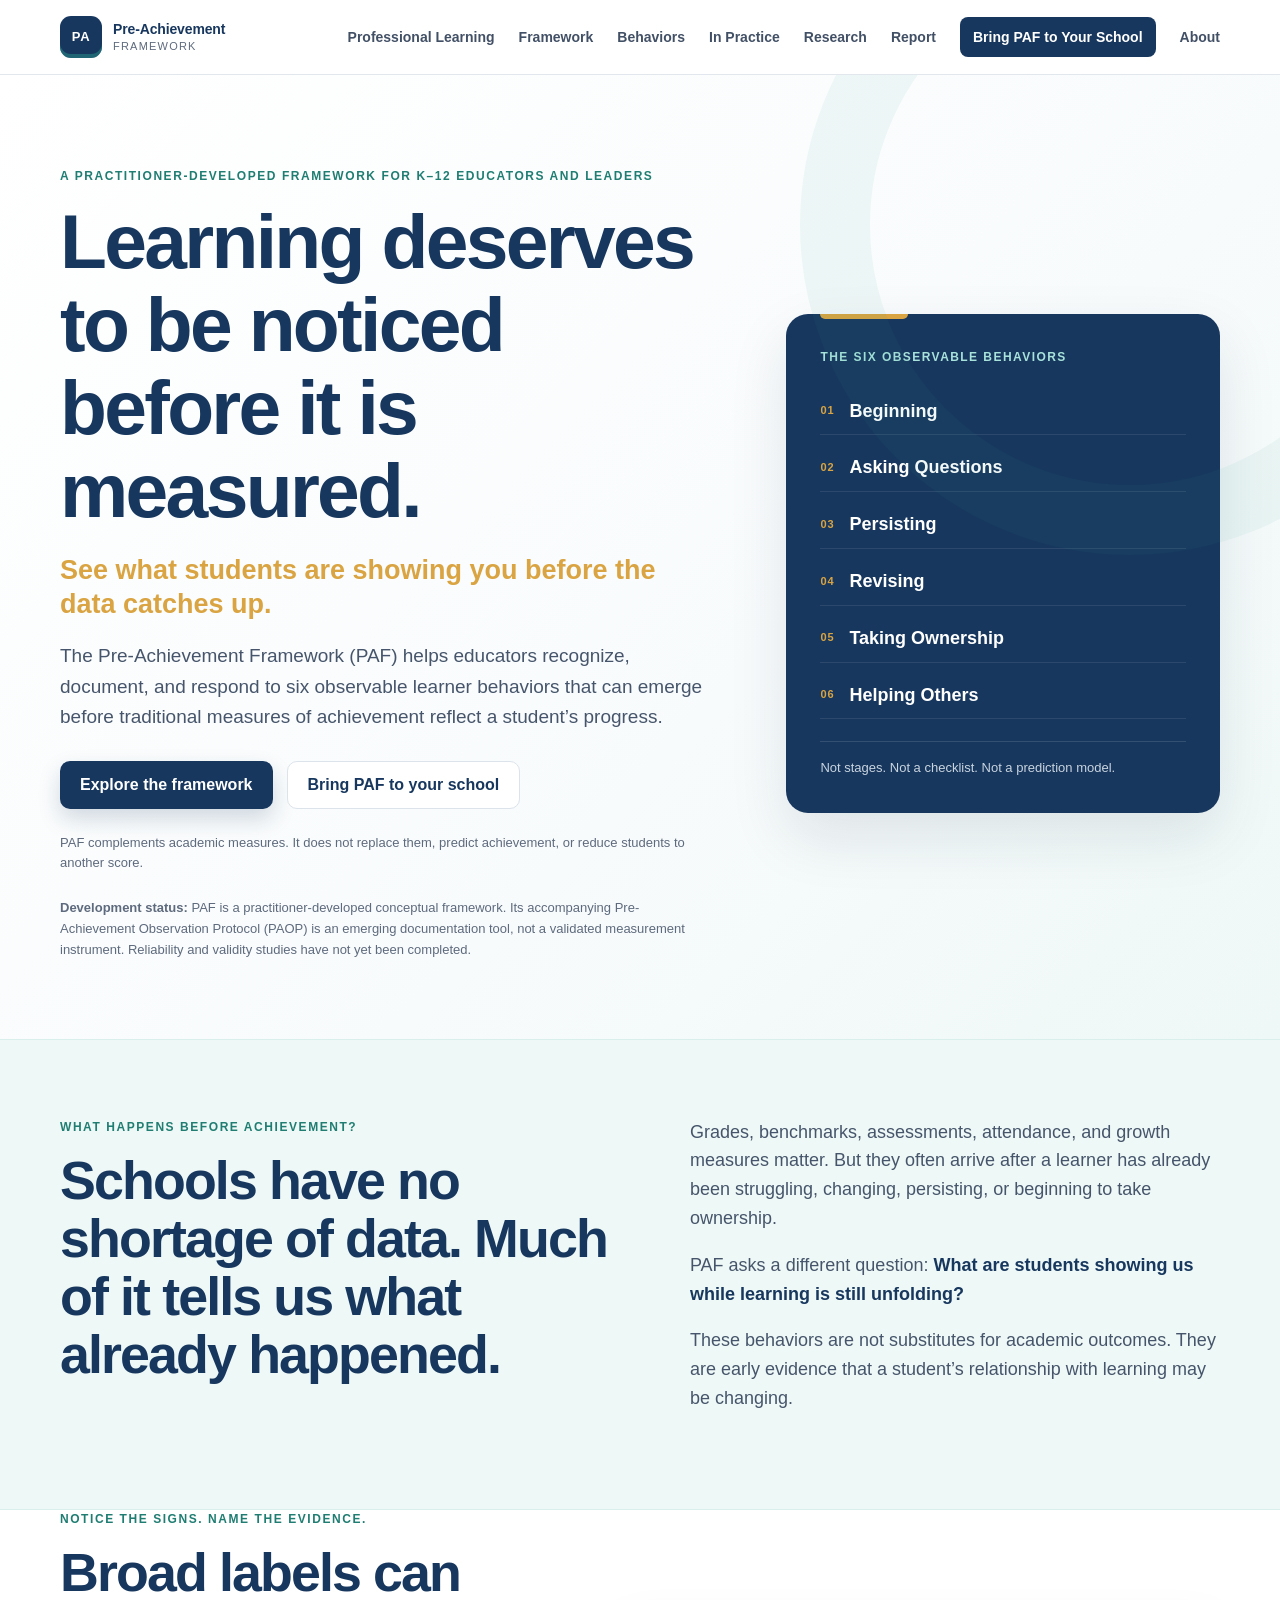
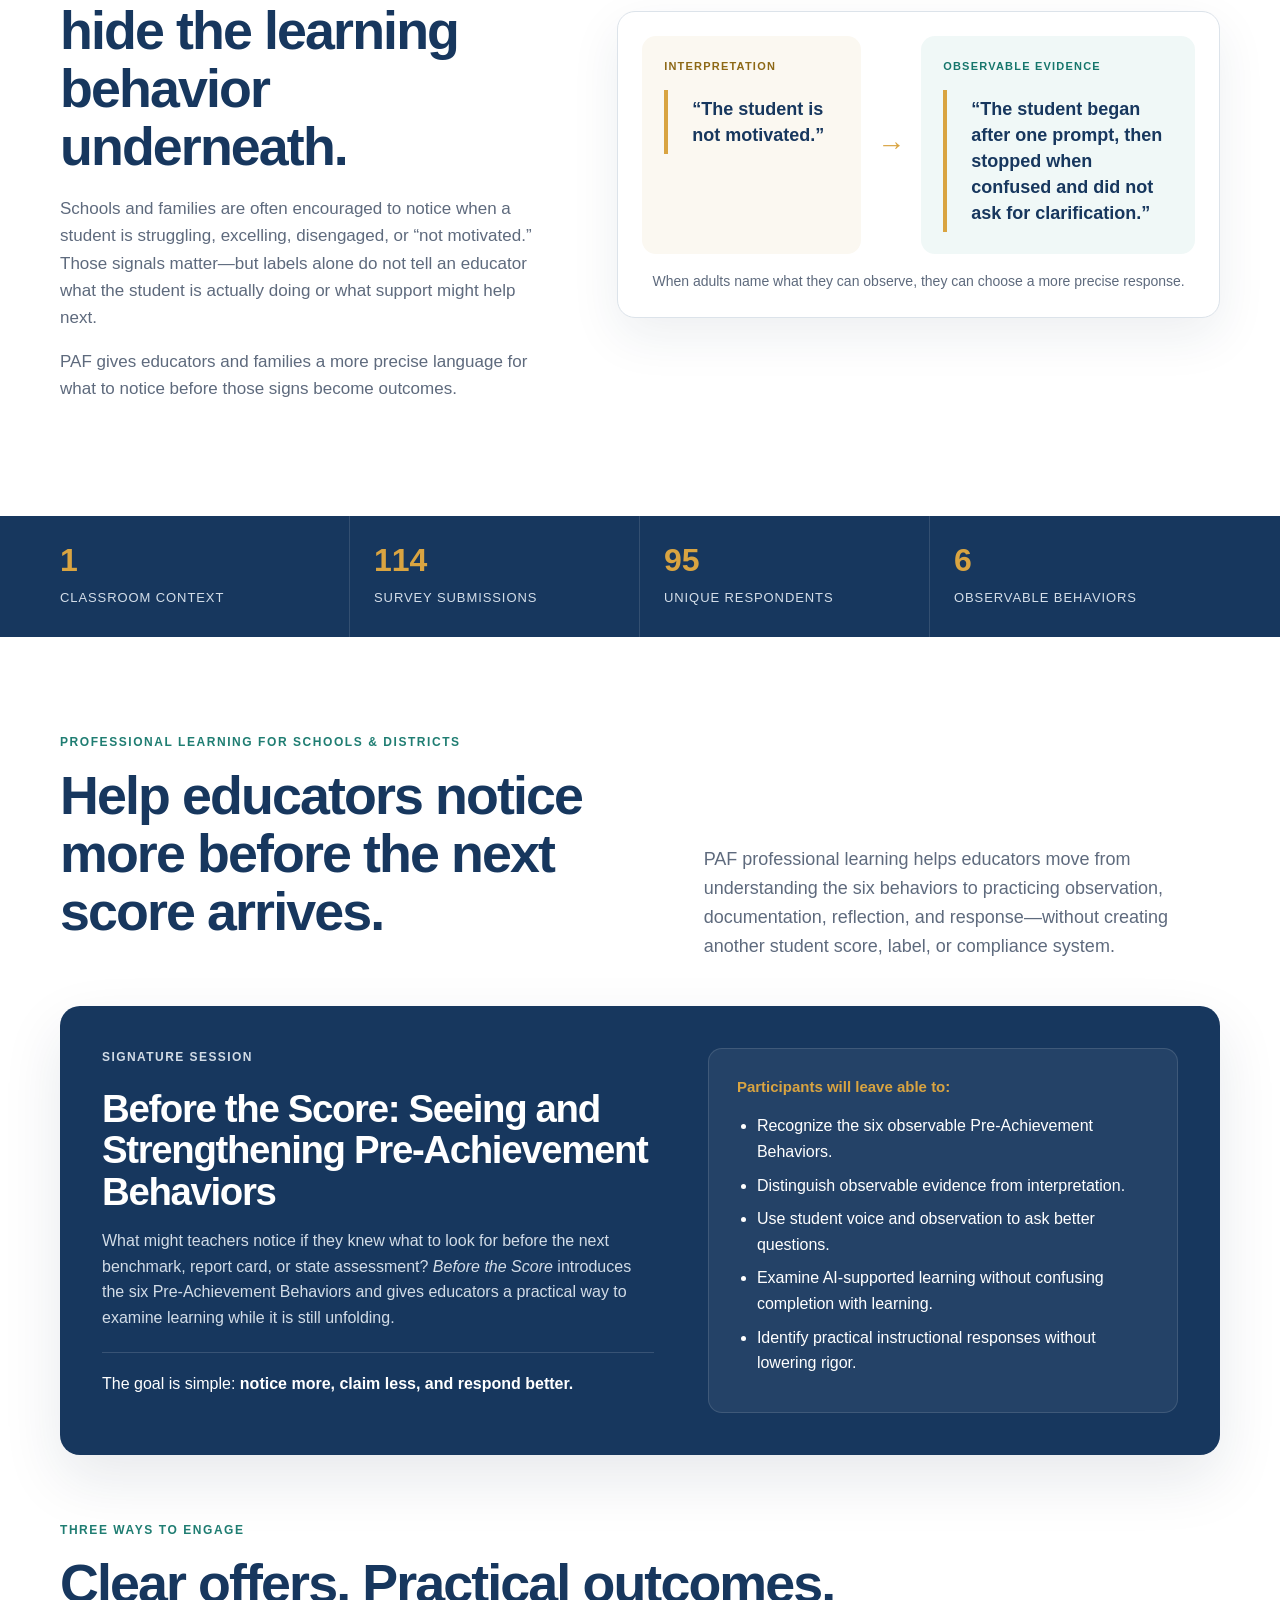
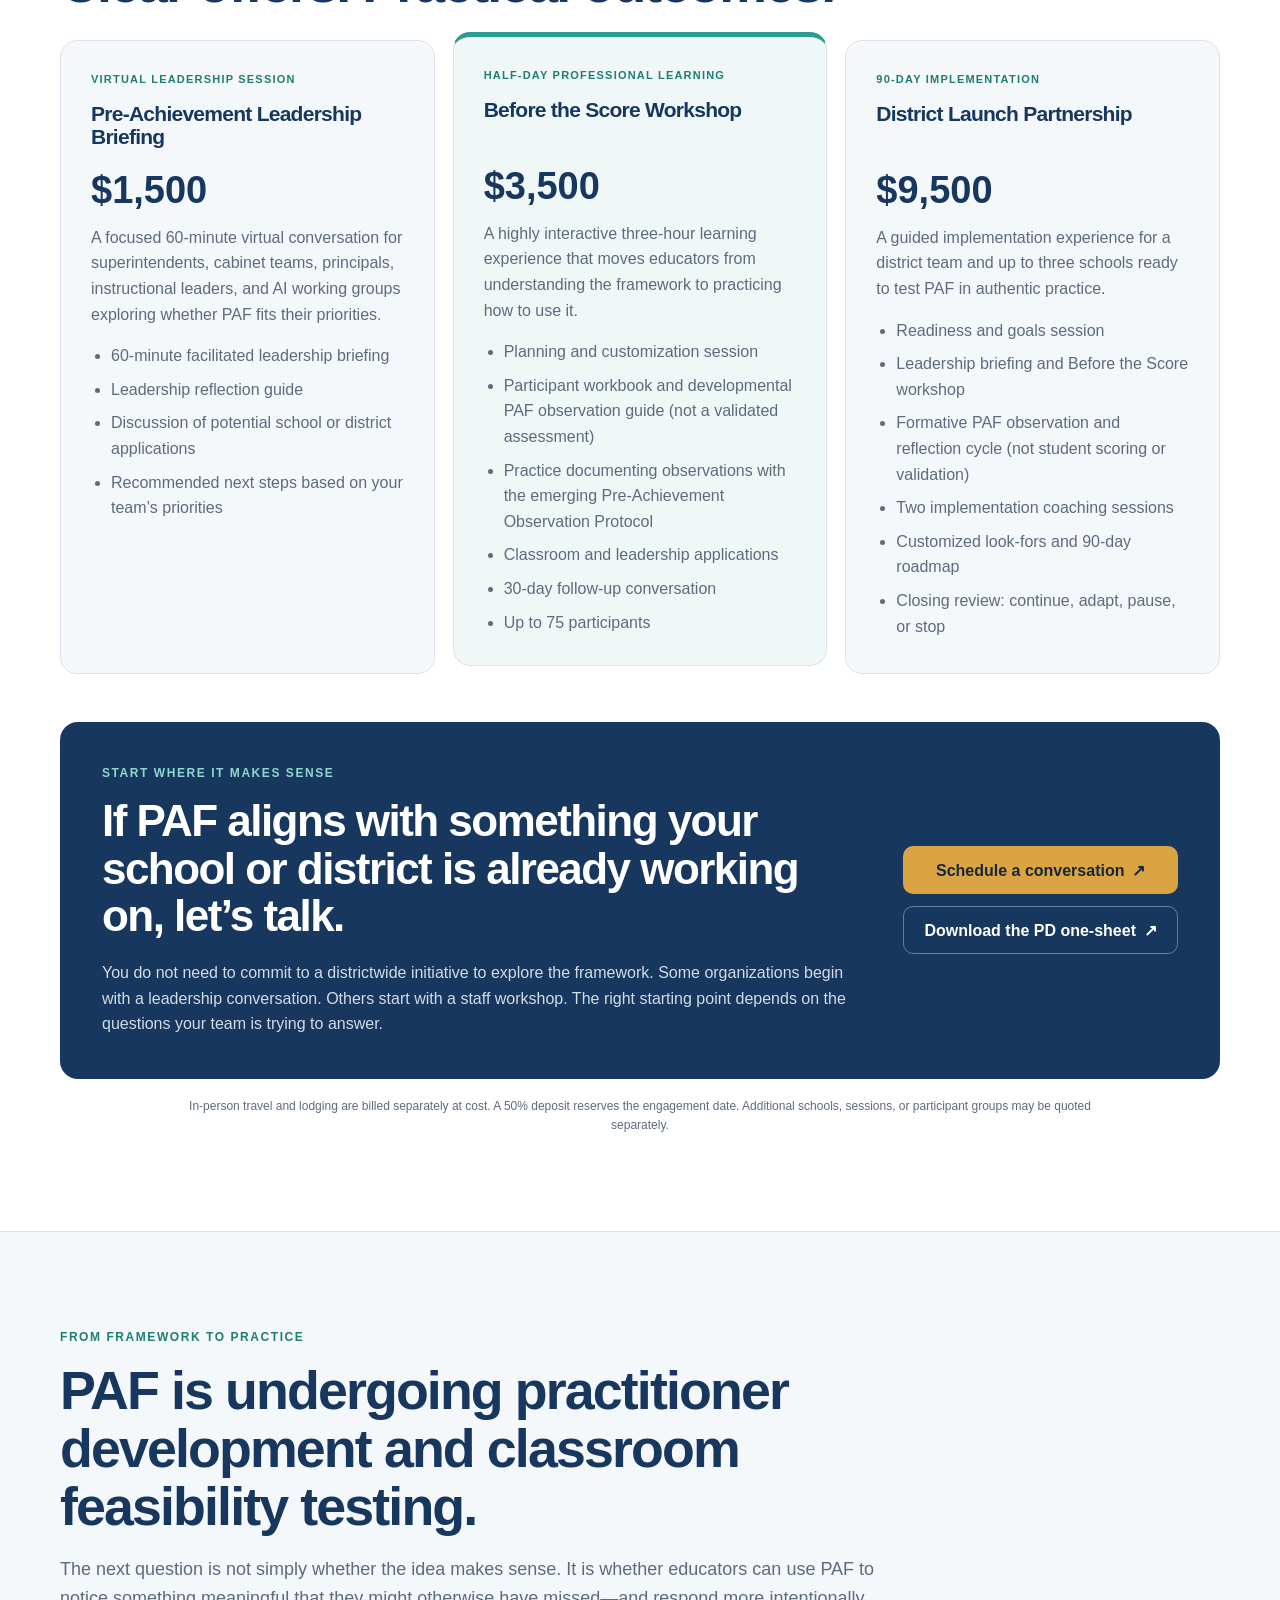
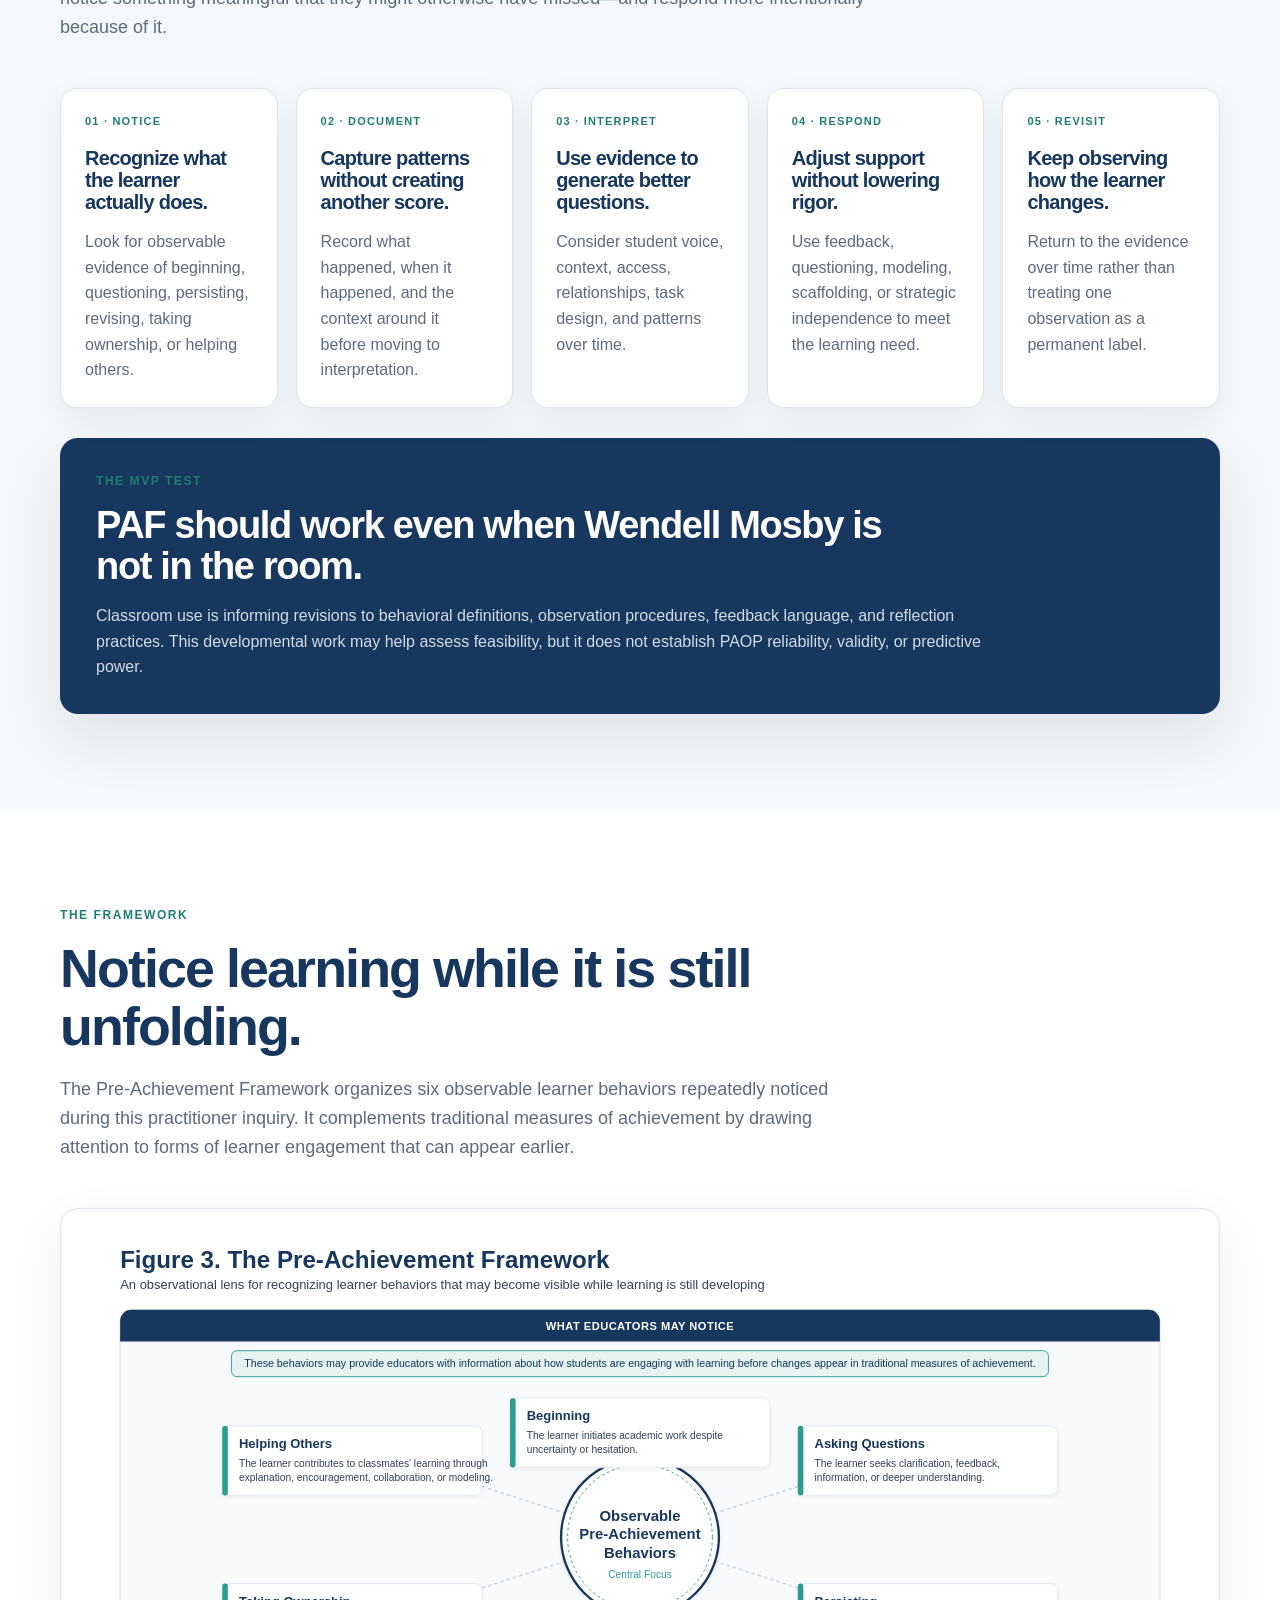
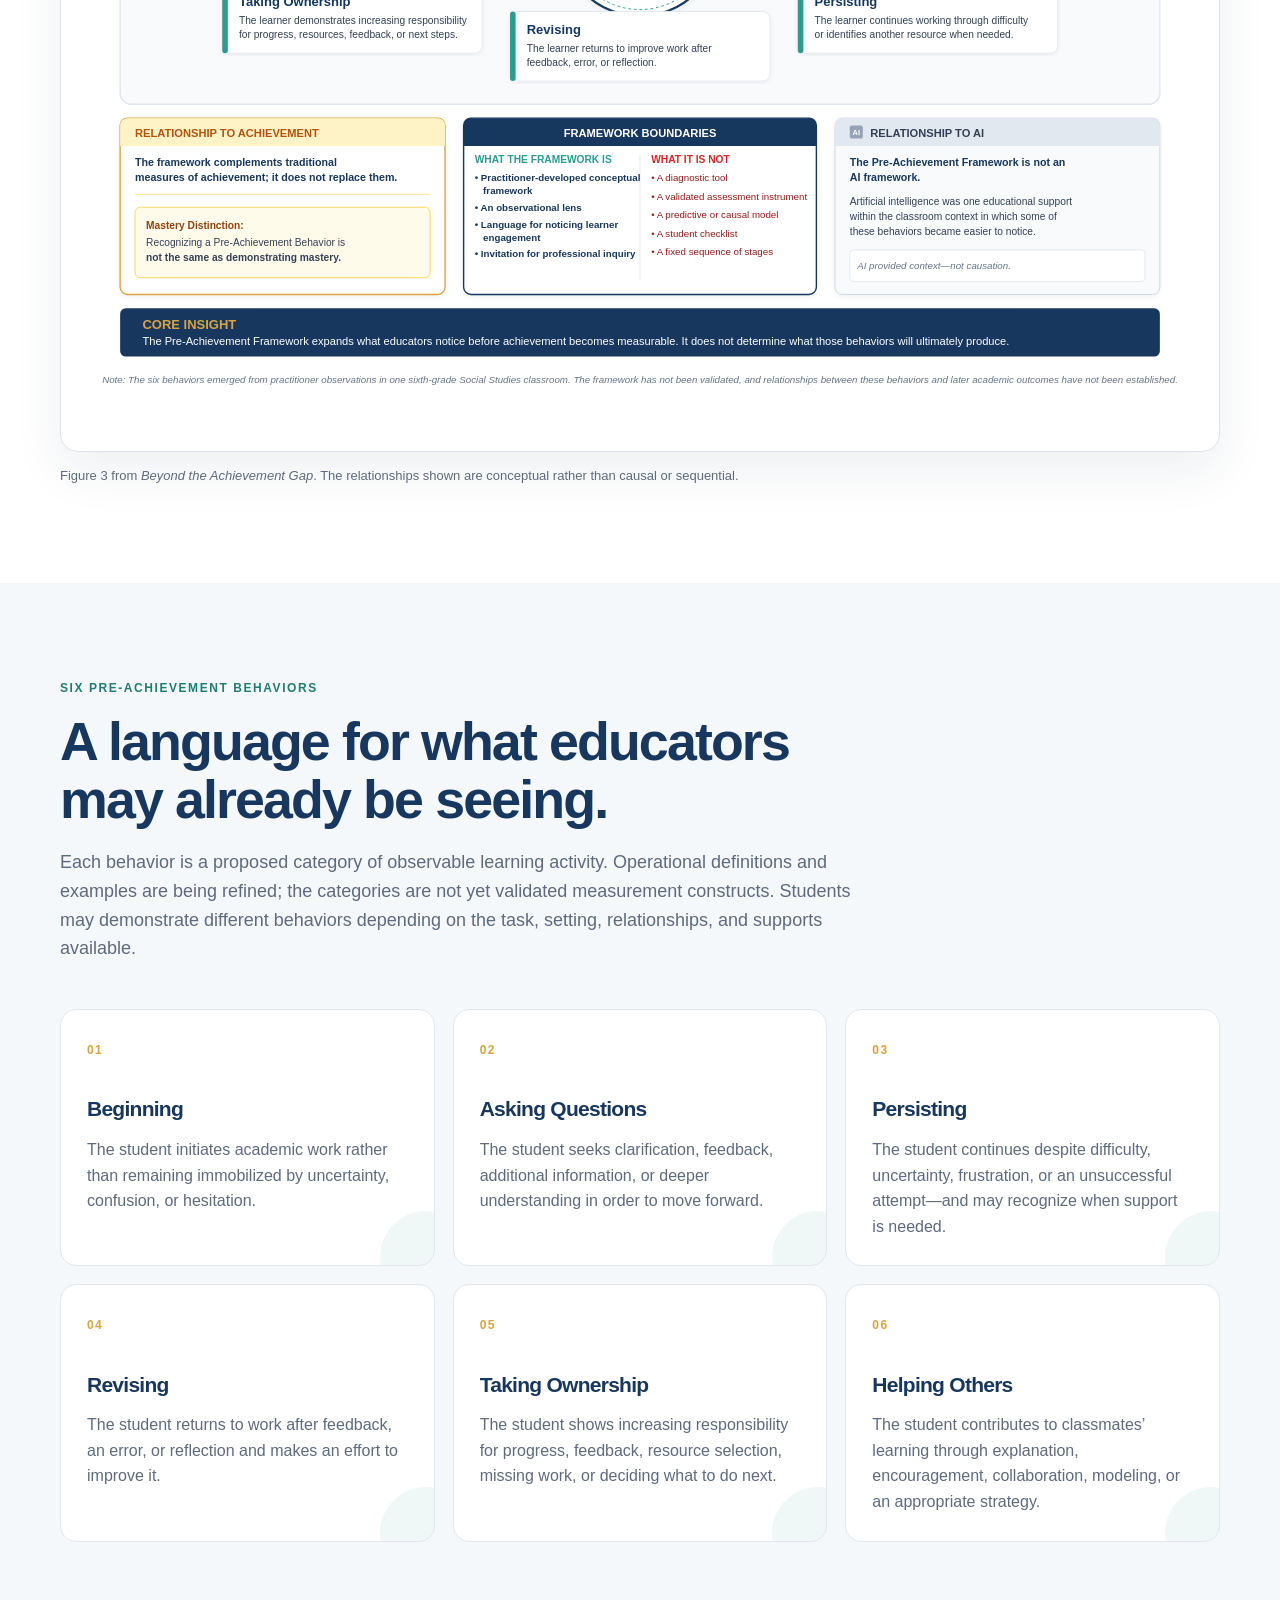
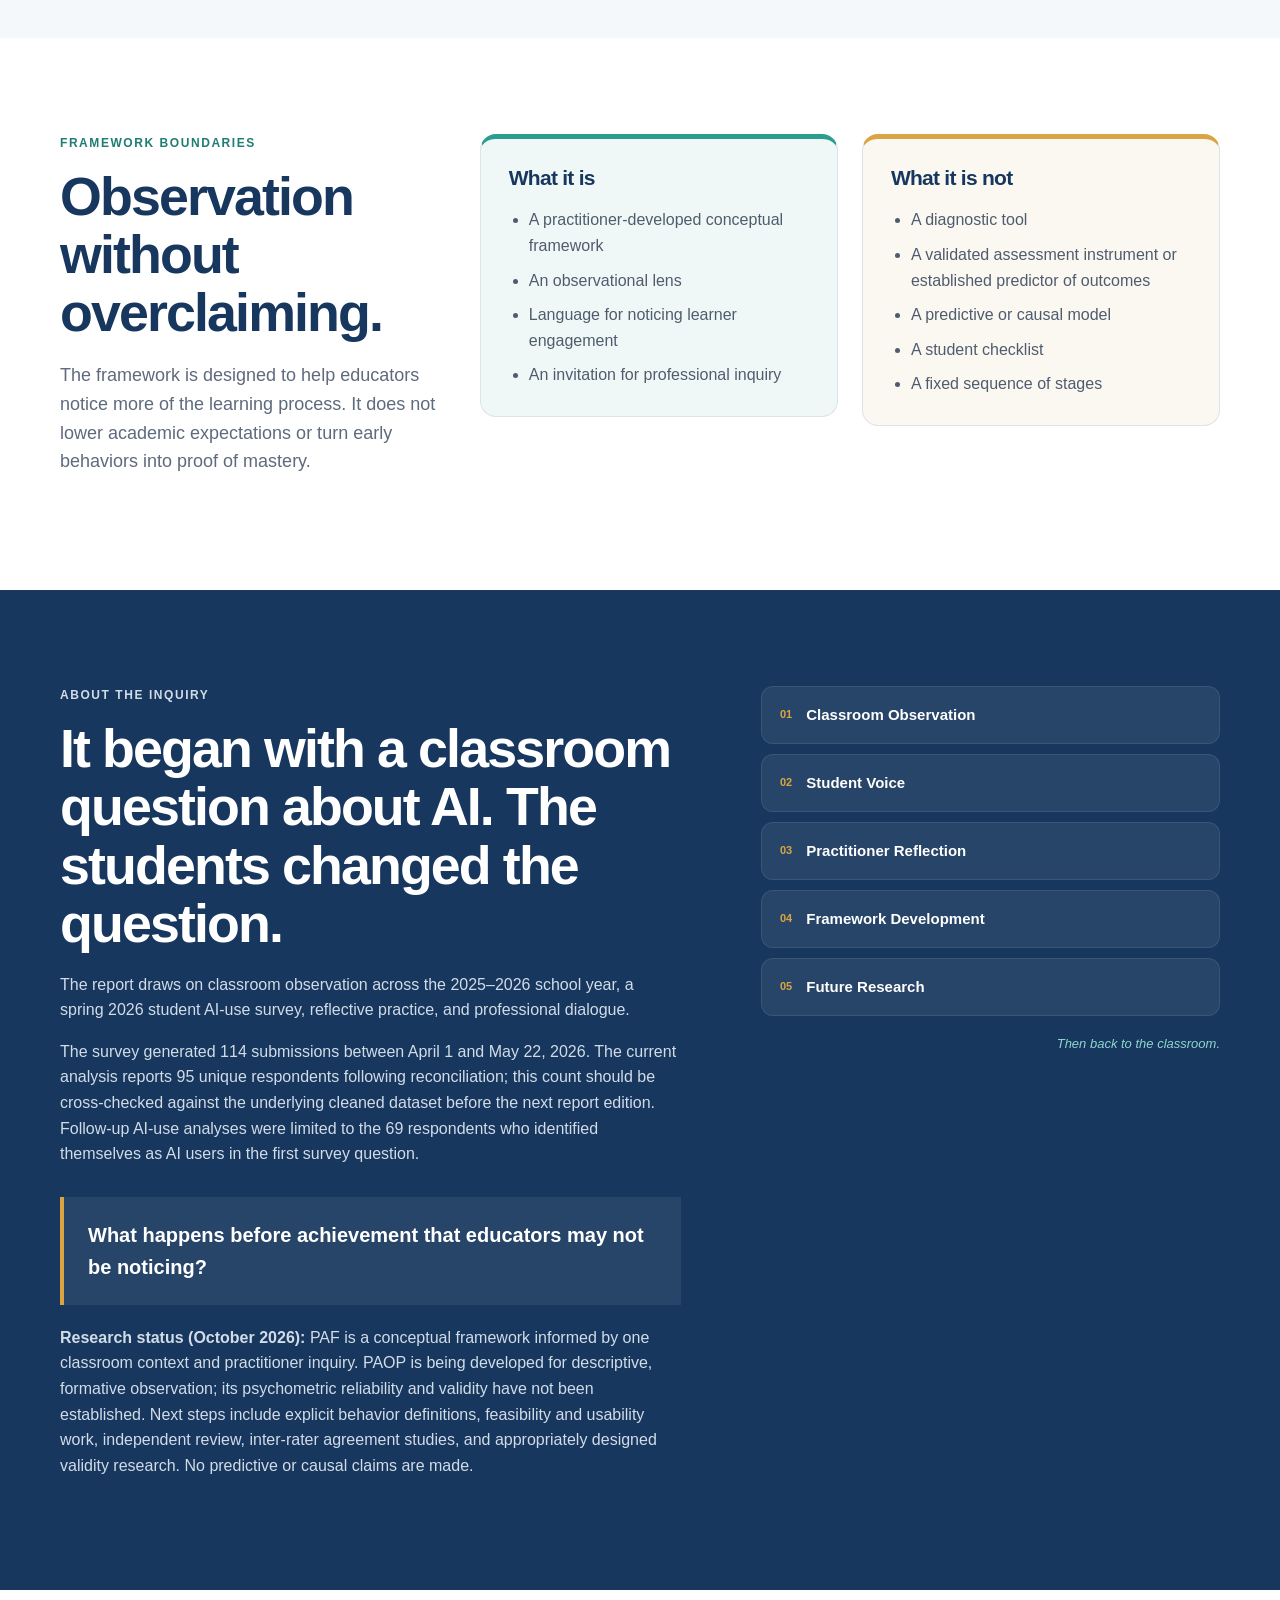
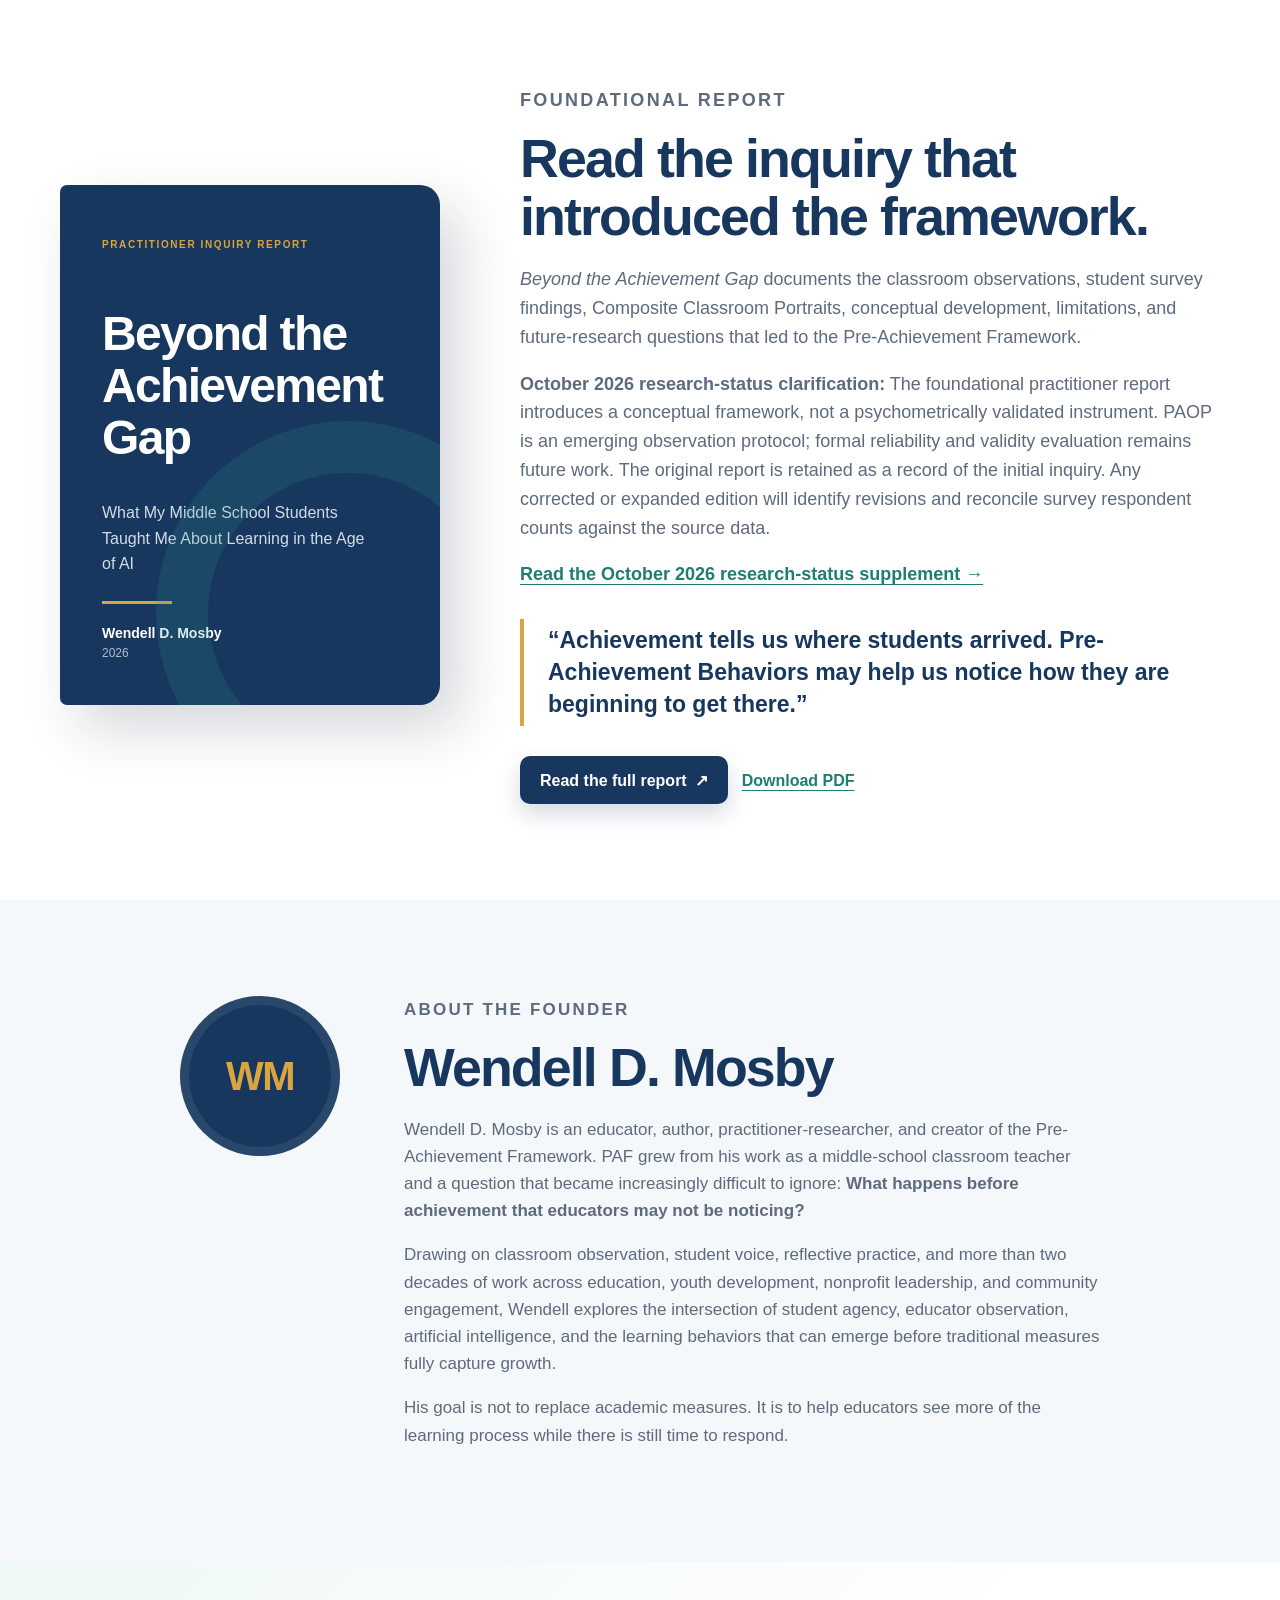
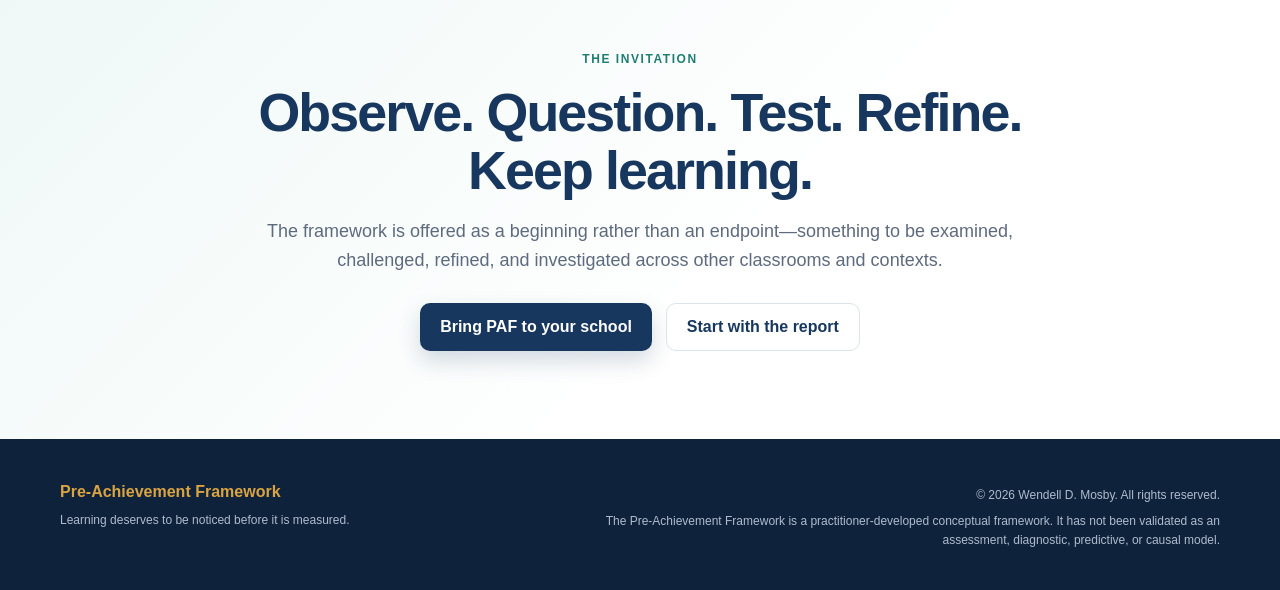
<file: index.html>
<!doctype html>
<html lang="en">
<head>
  <meta charset="utf-8">
  <meta name="viewport" content="width=device-width, initial-scale=1">
  <title>Pre-Achievement Framework | K–12 Professional Learning</title>
  <meta name="description" content="K–12 professional learning that helps educators notice and respond to six observable learner behaviors before achievement appears in the data—especially in AI-integrated classrooms.">
  <meta name="author" content="Wendell D. Mosby">
  <meta name="keywords" content="K-12 professional development, student engagement, formative observation, AI literacy for educators, instructional coaching, Pre-Achievement Framework">
  <meta name="theme-color" content="#17375e">
  <meta property="og:type" content="website">
  <meta property="og:title" content="See What Students Show You Before the Scores Arrive">
  <meta property="og:description" content="Professional learning for K–12 educators and leaders built around six observable learner behaviors.">
  <meta property="og:url" content="https://preachievementframework.com/">
  <meta property="og:image" content="https://preachievementframework.com/assets/social-card.png">
  <meta name="twitter:card" content="summary_large_image">
  <link rel="canonical" href="https://preachievementframework.com/">
  <link rel="icon" href="assets/favicon.svg" type="image/svg+xml">
  <link rel="stylesheet" href="styles.css">
  <script type="application/ld+json">
  {
    "@context": "https://schema.org",
    "@graph": [
      {
        "@type": "CreativeWork",
        "name": "Pre-Achievement Framework",
        "url": "https://preachievementframework.com/",
        "description": "A practitioner-developed conceptual framework that organizes six observable learner behaviors noticed while learning is still developing.",
        "author": {"@id": "https://preachievementframework.com/#wendell-mosby"}
      },
      {
        "@type": "Person",
        "@id": "https://preachievementframework.com/#wendell-mosby",
        "name": "Wendell D. Mosby",
        "jobTitle": "Educator and Practitioner-Researcher",
        "url": "https://preachievementframework.com/"
      },
      {
        "@type": "ProfessionalService",
        "name": "Pre-Achievement Framework Professional Learning",
        "url": "https://preachievementframework.com/#speaking",
        "description": "K–12 leadership briefings, professional learning workshops, and district implementation support focused on student engagement, formative observation, and AI-integrated learning.",
        "founder": {"@id": "https://preachievementframework.com/#wendell-mosby"},
        "areaServed": "United States"
      }
    ]
  }
  </script>
</head>
<body>
  <a class="skip-link" href="#main">Skip to main content</a>

  <header class="site-header">
    <div class="container nav-wrap">
      <a class="brand" href="#top" aria-label="Pre-Achievement Framework home">
        <span class="brand-mark" aria-hidden="true">PA</span>
        <span class="brand-copy">
          <strong>Pre-Achievement</strong>
          <small>Framework</small>
        </span>
      </a>
      <nav class="site-nav" aria-label="Primary navigation">
        <a href="#speaking">Professional Learning</a>
        <a href="#framework">Framework</a>
        <a href="#behaviors">Behaviors</a>
        <a href="#practice">In Practice</a>
        <a href="#inquiry">Research</a>
        <a href="#report">Report</a>
        <a class="nav-cta" href="#book">Bring PAF to Your School</a>
        <a href="#about">About</a>
      </nav>
    </div>
  </header>

  <main id="main">
    <section class="hero" id="top">
      <div class="container hero-grid">
        <div class="hero-copy">
          <p class="eyebrow">A practitioner-developed framework for K–12 educators and leaders</p>
          <h1>Learning deserves to be noticed before it is measured.</h1>
          <p class="hero-tagline">See what students are showing you before the data catches up.</p>
          <p class="hero-lede">The Pre-Achievement Framework (PAF) helps educators recognize, document, and respond to six observable learner behaviors that can emerge before traditional measures of achievement reflect a student&rsquo;s progress.</p>
          <div class="hero-actions">
            <a class="button button-primary" href="#framework">Explore the framework</a>
            <a class="button button-secondary" href="#book">Bring PAF to your school</a>
          </div>
          <p class="hero-note">PAF complements academic measures. It does not replace them, predict achievement, or reduce students to another score.</p>
          <p class="hero-note"><strong>Development status:</strong> PAF is a practitioner-developed conceptual framework. Its accompanying Pre-Achievement Observation Protocol (PAOP) is an emerging documentation tool, not a validated measurement instrument. Reliability and validity studies have not yet been completed.</p>
        </div>

        <div class="hero-panel" aria-label="Pre-Achievement Framework summary">
          <p class="panel-kicker">The six observable behaviors</p>
          <ol class="behavior-list behavior-list-hero">
            <li><span>01</span>Beginning</li>
            <li><span>02</span>Asking Questions</li>
            <li><span>03</span>Persisting</li>
            <li><span>04</span>Revising</li>
            <li><span>05</span>Taking Ownership</li>
            <li><span>06</span>Helping Others</li>
          </ol>
          <div class="panel-rule"></div>
          <p class="panel-foot">Not stages. Not a checklist. Not a prediction model.</p>
        </div>
      </div>
    </section>

    <section class="section problem-section" aria-labelledby="problem-title">
      <div class="container problem-grid">
        <div>
          <p class="eyebrow">What happens before achievement?</p>
          <h2 id="problem-title">Schools have no shortage of data. Much of it tells us what already happened.</h2>
        </div>
        <div class="problem-copy">
          <p>Grades, benchmarks, assessments, attendance, and growth measures matter. But they often arrive after a learner has already been struggling, changing, persisting, or beginning to take ownership.</p>
          <p>PAF asks a different question: <strong>What are students showing us while learning is still unfolding?</strong></p>
          <p>These behaviors are not substitutes for academic outcomes. They are early evidence that a student&rsquo;s relationship with learning may be changing.</p>
        </div>
      </div>
    </section>

    <section class="section signs-section" aria-labelledby="signs-title">
      <div class="container signs-grid">
        <div class="signs-copy">
          <p class="eyebrow">Notice the signs. Name the evidence.</p>
          <h2 id="signs-title">Broad labels can hide the learning behavior underneath.</h2>
          <p>Schools and families are often encouraged to notice when a student is struggling, excelling, disengaged, or &ldquo;not motivated.&rdquo; Those signals matter—but labels alone do not tell an educator what the student is actually doing or what support might help next.</p>
          <p>PAF gives educators and families a more precise language for what to notice before those signs become outcomes.</p>
        </div>
        <div class="evidence-contrast" aria-label="Example contrasting interpretation with observable evidence">
          <div class="contrast-item contrast-label">
            <span>Interpretation</span>
            <blockquote>&ldquo;The student is not motivated.&rdquo;</blockquote>
          </div>
          <div class="contrast-arrow" aria-hidden="true">&rarr;</div>
          <div class="contrast-item contrast-evidence">
            <span>Observable evidence</span>
            <blockquote>&ldquo;The student began after one prompt, then stopped when confused and did not ask for clarification.&rdquo;</blockquote>
          </div>
          <p class="contrast-foot">When adults name what they can observe, they can choose a more precise response.</p>
        </div>
      </div>
    </section>

    <section class="evidence-strip" aria-label="Inquiry at a glance">
      <div class="container stat-grid">
        <div class="stat"><strong>1</strong><span>classroom context</span></div>
        <div class="stat"><strong>114</strong><span>survey submissions</span></div>
        <div class="stat"><strong>95</strong><span>unique respondents</span></div>
        <div class="stat"><strong>6</strong><span>observable behaviors</span></div>
      </div>
    </section>

    <section class="section speaking" id="speaking">
      <div class="container">
        <div class="section-heading speaking-heading">
          <div>
            <p class="eyebrow">Professional Learning for Schools &amp; Districts</p>
            <h2>Help educators notice more before the next score arrives.</h2>
          </div>
          <p>PAF professional learning helps educators move from understanding the six behaviors to practicing observation, documentation, reflection, and response—without creating another student score, label, or compliance system.</p>
        </div>

        <div class="signature-session">
          <div class="session-copy">
            <p class="panel-kicker">Signature session</p>
            <h3>Before the Score: Seeing and Strengthening Pre-Achievement Behaviors</h3>
            <p>What might teachers notice if they knew what to look for before the next benchmark, report card, or state assessment? <em>Before the Score</em> introduces the six Pre-Achievement Behaviors and gives educators a practical way to examine learning while it is still unfolding.</p>
            <p class="signature-line">The goal is simple: <strong>notice more, claim less, and respond better.</strong></p>
          </div>
          <div class="session-outcomes">
            <h4>Participants will leave able to:</h4>
            <ul>
              <li>Recognize the six observable Pre-Achievement Behaviors.</li>
              <li>Distinguish observable evidence from interpretation.</li>
              <li>Use student voice and observation to ask better questions.</li>
              <li>Examine AI-supported learning without confusing completion with learning.</li>
              <li>Identify practical instructional responses without lowering rigor.</li>
            </ul>
          </div>
        </div>

        <div class="offers-heading">
          <p class="eyebrow">Three ways to engage</p>
          <h2>Clear offers. Practical outcomes.</h2>
        </div>
        <div class="offer-grid">
          <article class="offer-card">
            <p class="offer-label">Virtual leadership session</p>
            <h3>Pre-Achievement Leadership Briefing</h3>
            <p class="offer-price">$1,500</p>
            <p>A focused 60-minute virtual conversation for superintendents, cabinet teams, principals, instructional leaders, and AI working groups exploring whether PAF fits their priorities.</p>
            <ul>
              <li>60-minute facilitated leadership briefing</li>
              <li>Leadership reflection guide</li>
              <li>Discussion of potential school or district applications</li>
              <li>Recommended next steps based on your team&rsquo;s priorities</li>
            </ul>
          </article>
          <article class="offer-card offer-featured">
            <p class="offer-label">Half-day professional learning</p>
            <h3>Before the Score Workshop</h3>
            <p class="offer-price">$3,500</p>
            <p>A highly interactive three-hour learning experience that moves educators from understanding the framework to practicing how to use it.</p>
            <ul>
              <li>Planning and customization session</li>
              <li>Participant workbook and developmental PAF observation guide (not a validated assessment)</li>
              <li>Practice documenting observations with the emerging Pre-Achievement Observation Protocol</li>
              <li>Classroom and leadership applications</li>
              <li>30-day follow-up conversation</li>
              <li>Up to 75 participants</li>
            </ul>
          </article>
          <article class="offer-card">
            <p class="offer-label">90-day implementation</p>
            <h3>District Launch Partnership</h3>
            <p class="offer-price">$9,500</p>
            <p>A guided implementation experience for a district team and up to three schools ready to test PAF in authentic practice.</p>
            <ul>
              <li>Readiness and goals session</li>
              <li>Leadership briefing and Before the Score workshop</li>
              <li>Formative PAF observation and reflection cycle (not student scoring or validation)</li>
              <li>Two implementation coaching sessions</li>
              <li>Customized look-fors and 90-day roadmap</li>
              <li>Closing review: continue, adapt, pause, or stop</li>
            </ul>
          </article>
        </div>

        <div class="booking-band" id="book">
          <div>
            <p class="eyebrow eyebrow-light">Start where it makes sense</p>
            <h2>If PAF aligns with something your school or district is already working on, let&rsquo;s talk.</h2>
            <p>You do not need to commit to a districtwide initiative to explore the framework. Some organizations begin with a leadership conversation. Others start with a staff workshop. The right starting point depends on the questions your team is trying to answer.</p>
          </div>
          <div class="booking-actions">
            <a class="button button-gold" href="https://calendly.com/wendell-mosby" target="_blank" rel="noopener">Schedule a conversation <span aria-hidden="true">↗</span></a>
            <a class="button button-on-dark" href="assets/Wendell_Mosby_Pre-Achievement_One-Sheet.pdf" target="_blank" rel="noopener">Download the PD one-sheet <span aria-hidden="true">↗</span></a>
          </div>
        </div>
        <p class="pricing-note">In-person travel and lodging are billed separately at cost. A 50% deposit reserves the engagement date. Additional schools, sessions, or participant groups may be quoted separately.</p>
      </div>
    </section>

    <section class="section section-tint practice" id="practice">
      <div class="container">
        <div class="section-heading">
          <p class="eyebrow">From framework to practice</p>
          <h2>PAF is undergoing practitioner development and classroom feasibility testing.</h2>
          <p>The next question is not simply whether the idea makes sense. It is whether educators can use PAF to notice something meaningful that they might otherwise have missed—and respond more intentionally because of it.</p>
        </div>

        <div class="practice-grid practice-grid-five">
          <article class="practice-card">
            <p class="practice-step">01 · Notice</p>
            <h3>Recognize what the learner actually does.</h3>
            <p>Look for observable evidence of beginning, questioning, persisting, revising, taking ownership, or helping others.</p>
          </article>
          <article class="practice-card">
            <p class="practice-step">02 · Document</p>
            <h3>Capture patterns without creating another score.</h3>
            <p>Record what happened, when it happened, and the context around it before moving to interpretation.</p>
          </article>
          <article class="practice-card">
            <p class="practice-step">03 · Interpret</p>
            <h3>Use evidence to generate better questions.</h3>
            <p>Consider student voice, context, access, relationships, task design, and patterns over time.</p>
          </article>
          <article class="practice-card">
            <p class="practice-step">04 · Respond</p>
            <h3>Adjust support without lowering rigor.</h3>
            <p>Use feedback, questioning, modeling, scaffolding, or strategic independence to meet the learning need.</p>
          </article>
          <article class="practice-card">
            <p class="practice-step">05 · Revisit</p>
            <h3>Keep observing how the learner changes.</h3>
            <p>Return to the evidence over time rather than treating one observation as a permanent label.</p>
          </article>
        </div>

        <div class="mvp-callout">
          <p class="eyebrow">The MVP test</p>
          <h3>PAF should work even when Wendell Mosby is not in the room.</h3>
          <p>Classroom use is informing revisions to behavioral definitions, observation procedures, feedback language, and reflection practices. This developmental work may help assess feasibility, but it does not establish PAOP reliability, validity, or predictive power.</p>
        </div>
      </div>
    </section>

    <section class="section" id="framework">
      <div class="container">
        <div class="section-heading narrow">
          <p class="eyebrow">The framework</p>
          <h2>Notice learning while it is still unfolding.</h2>
          <p>The Pre-Achievement Framework organizes six observable learner behaviors repeatedly noticed during this practitioner inquiry. It complements traditional measures of achievement by drawing attention to forms of learner engagement that can appear earlier.</p>
        </div>

        <figure class="framework-figure">
          <div class="figure-shell">
            <img src="assets/pre-achievement-framework.svg" alt="The Pre-Achievement Framework showing six non-sequential observable behaviors: Beginning, Asking Questions, Persisting, Revising, Taking Ownership, and Helping Others. The figure states that the framework complements achievement measures and is not diagnostic, predictive, causal, or a checklist.">
          </div>
          <figcaption>Figure 3 from <em>Beyond the Achievement Gap</em>. The relationships shown are conceptual rather than causal or sequential.</figcaption>
        </figure>
      </div>
    </section>

    <section class="section section-tint" id="behaviors">
      <div class="container">
        <div class="section-heading">
          <p class="eyebrow">Six Pre-Achievement Behaviors</p>
          <h2>A language for what educators may already be seeing.</h2>
          <p>Each behavior is a proposed category of observable learning activity. Operational definitions and examples are being refined; the categories are not yet validated measurement constructs. Students may demonstrate different behaviors depending on the task, setting, relationships, and supports available.</p>
        </div>

        <div class="card-grid">
          <article class="behavior-card">
            <span class="card-number">01</span>
            <h3>Beginning</h3>
            <p>The student initiates academic work rather than remaining immobilized by uncertainty, confusion, or hesitation.</p>
          </article>
          <article class="behavior-card">
            <span class="card-number">02</span>
            <h3>Asking Questions</h3>
            <p>The student seeks clarification, feedback, additional information, or deeper understanding in order to move forward.</p>
          </article>
          <article class="behavior-card">
            <span class="card-number">03</span>
            <h3>Persisting</h3>
            <p>The student continues despite difficulty, uncertainty, frustration, or an unsuccessful attempt—and may recognize when support is needed.</p>
          </article>
          <article class="behavior-card">
            <span class="card-number">04</span>
            <h3>Revising</h3>
            <p>The student returns to work after feedback, an error, or reflection and makes an effort to improve it.</p>
          </article>
          <article class="behavior-card">
            <span class="card-number">05</span>
            <h3>Taking Ownership</h3>
            <p>The student shows increasing responsibility for progress, feedback, resource selection, missing work, or deciding what to do next.</p>
          </article>
          <article class="behavior-card">
            <span class="card-number">06</span>
            <h3>Helping Others</h3>
            <p>The student contributes to classmates’ learning through explanation, encouragement, collaboration, modeling, or an appropriate strategy.</p>
          </article>
        </div>
      </div>
    </section>

    <section class="section guardrails">
      <div class="container guardrail-grid">
        <div>
          <p class="eyebrow">Framework boundaries</p>
          <h2>Observation without overclaiming.</h2>
          <p>The framework is designed to help educators notice more of the learning process. It does not lower academic expectations or turn early behaviors into proof of mastery.</p>
        </div>
        <div class="boundary-card boundary-yes">
          <h3>What it is</h3>
          <ul>
            <li>A practitioner-developed conceptual framework</li>
            <li>An observational lens</li>
            <li>Language for noticing learner engagement</li>
            <li>An invitation for professional inquiry</li>
          </ul>
        </div>
        <div class="boundary-card boundary-no">
          <h3>What it is not</h3>
          <ul>
            <li>A diagnostic tool</li>
            <li>A validated assessment instrument or established predictor of outcomes</li>
            <li>A predictive or causal model</li>
            <li>A student checklist</li>
            <li>A fixed sequence of stages</li>
          </ul>
        </div>
      </div>
    </section>

    <section class="section section-navy" id="inquiry">
      <div class="container inquiry-grid">
        <div>
          <p class="eyebrow eyebrow-light">About the inquiry</p>
          <h2>It began with a classroom question about AI. The students changed the question.</h2>
          <p>The report draws on classroom observation across the 2025–2026 school year, a spring 2026 student AI-use survey, reflective practice, and professional dialogue.</p>
          <p>The survey generated 114 submissions between April 1 and May 22, 2026. The current analysis reports 95 unique respondents following reconciliation; this count should be cross-checked against the underlying cleaned dataset before the next report edition. Follow-up AI-use analyses were limited to the 69 respondents who identified themselves as AI users in the first survey question.</p>
          <p class="inquiry-question">What happens before achievement that educators may not be noticing?</p>
          <p><strong>Research status (October 2026):</strong> PAF is a conceptual framework informed by one classroom context and practitioner inquiry. PAOP is being developed for descriptive, formative observation; its psychometric reliability and validity have not been established. Next steps include explicit behavior definitions, feasibility and usability work, independent review, inter-rater agreement studies, and appropriately designed validity research. No predictive or causal claims are made.</p>
        </div>
        <div class="inquiry-flow" aria-label="Practitioner inquiry cycle">
          <div><span>01</span><strong>Classroom Observation</strong></div>
          <div><span>02</span><strong>Student Voice</strong></div>
          <div><span>03</span><strong>Practitioner Reflection</strong></div>
          <div><span>04</span><strong>Framework Development</strong></div>
          <div><span>05</span><strong>Future Research</strong></div>
          <p>Then back to the classroom.</p>
        </div>
      </div>
    </section>

    <section class="section" id="report">
      <div class="container report-grid">
        <div class="report-cover" aria-label="Report cover">
          <p class="report-series">PRACTITIONER INQUIRY REPORT</p>
          <h2>Beyond the<br>Achievement Gap</h2>
          <p>What My Middle School Students Taught Me About Learning in the Age of AI</p>
          <div class="report-cover-rule"></div>
          <strong>Wendell D. Mosby</strong>
          <span>2026</span>
        </div>
        <div class="report-copy">
          <p class="eyebrow">Foundational report</p>
          <h2>Read the inquiry that introduced the framework.</h2>
          <p><em>Beyond the Achievement Gap</em> documents the classroom observations, student survey findings, Composite Classroom Portraits, conceptual development, limitations, and future-research questions that led to the Pre-Achievement Framework.</p>
          <p><strong>October 2026 research-status clarification:</strong> The foundational practitioner report introduces a conceptual framework, not a psychometrically validated instrument. PAOP is an emerging observation protocol; formal reliability and validity evaluation remains future work. The original report is retained as a record of the initial inquiry. Any corrected or expanded edition will identify revisions and reconcile survey respondent counts against the source data.</p>
          <p><a class="text-link" href="research-status.html">Read the October 2026 research-status supplement →</a></p>
          <blockquote>“Achievement tells us where students arrived. Pre-Achievement Behaviors may help us notice how they are beginning to get there.”</blockquote>
          <div class="hero-actions">
            <a class="button button-primary" href="assets/Beyond-the-Achievement-Gap.pdf" target="_blank" rel="noopener">Read the full report <span aria-hidden="true">↗</span></a>
            <a class="text-link" href="assets/Beyond-the-Achievement-Gap.pdf" download>Download PDF</a>
          </div>
        </div>
      </div>
    </section>

    <section class="section section-tint" id="about">
      <span id="wendell-mosby" aria-hidden="true"></span>
      <div class="container about-grid">
        <div class="author-monogram" aria-hidden="true">WM</div>
        <div>
          <p class="eyebrow">About the founder</p>
          <h2>Wendell D. Mosby</h2>
          <p>Wendell D. Mosby is an educator, author, practitioner-researcher, and creator of the Pre-Achievement Framework. PAF grew from his work as a middle-school classroom teacher and a question that became increasingly difficult to ignore: <strong>What happens before achievement that educators may not be noticing?</strong></p>
          <p>Drawing on classroom observation, student voice, reflective practice, and more than two decades of work across education, youth development, nonprofit leadership, and community engagement, Wendell explores the intersection of student agency, educator observation, artificial intelligence, and the learning behaviors that can emerge before traditional measures fully capture growth.</p>
          <p>His goal is not to replace academic measures. It is to help educators see more of the learning process while there is still time to respond.</p>
        </div>
      </div>
    </section>

    <section class="closing">
      <div class="container closing-inner">
        <p class="eyebrow">The invitation</p>
        <h2>Observe. Question. Test. Refine. Keep learning.</h2>
        <p>The framework is offered as a beginning rather than an endpoint—something to be examined, challenged, refined, and investigated across other classrooms and contexts.</p>
        <div class="hero-actions closing-actions">
          <a class="button button-primary" href="#book">Bring PAF to your school</a>
          <a class="button button-secondary" href="assets/Beyond-the-Achievement-Gap.pdf" target="_blank" rel="noopener">Start with the report</a>
        </div>
      </div>
    </section>
  </main>

  <footer class="site-footer">
    <div class="container footer-grid">
      <div>
        <strong>Pre-Achievement Framework</strong>
        <p>Learning deserves to be noticed before it is measured.</p>
      </div>
      <div class="footer-note">
        <p>© 2026 Wendell D. Mosby. All rights reserved.</p>
        <p>The Pre-Achievement Framework is a practitioner-developed conceptual framework. It has not been validated as an assessment, diagnostic, predictive, or causal model.</p>
      </div>
    </div>
  </footer>
</body>
</html>
</file>
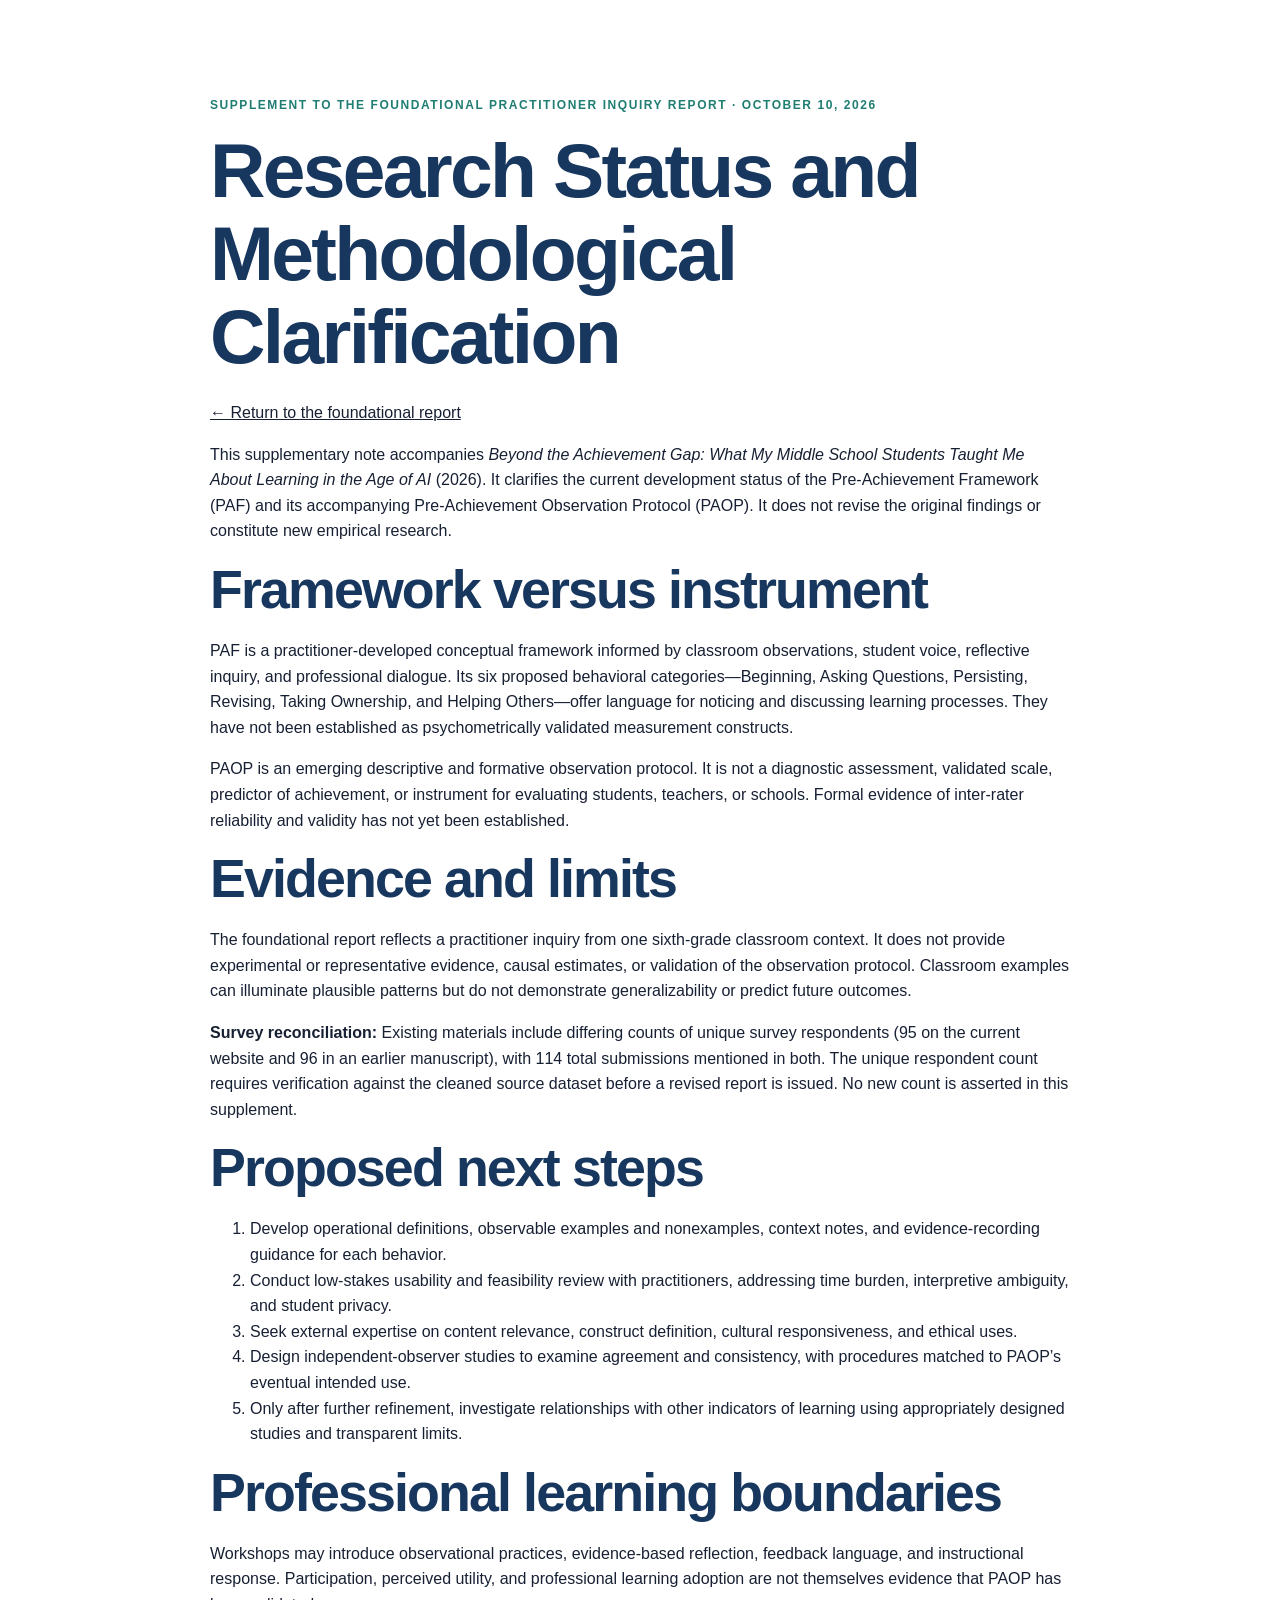
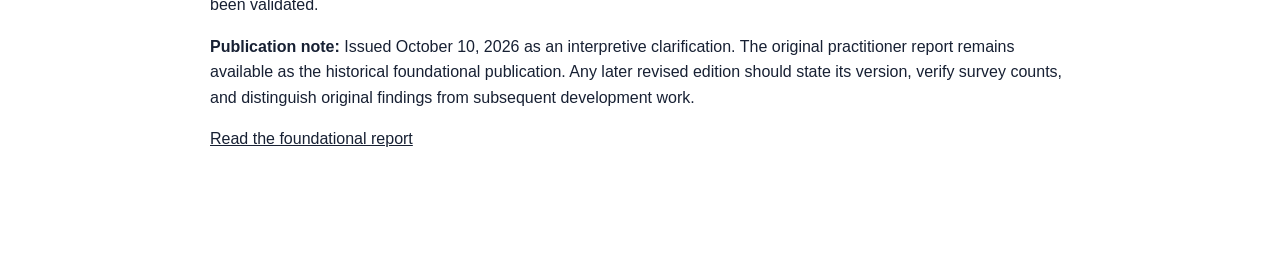
<file: research-status.html>
<!doctype html>
<html lang="en"><head><meta charset="utf-8"><meta name="viewport" content="width=device-width,initial-scale=1"><title>Research Status and Methodological Clarification | PAF</title><meta name="description" content="October 2026 clarification to the foundational Pre-Achievement Framework practitioner inquiry report."><link rel="stylesheet" href="styles.css"></head>
<body><main class="section"><div class="container" style="max-width:860px"><p class="eyebrow">Supplement to the foundational practitioner inquiry report · October 10, 2026</p><h1>Research Status and Methodological Clarification</h1><p><a href="./#report">← Return to the foundational report</a></p><p>This supplementary note accompanies <em>Beyond the Achievement Gap: What My Middle School Students Taught Me About Learning in the Age of AI</em> (2026). It clarifies the current development status of the Pre-Achievement Framework (PAF) and its accompanying Pre-Achievement Observation Protocol (PAOP). It does not revise the original findings or constitute new empirical research.</p>
<h2>Framework versus instrument</h2><p>PAF is a practitioner-developed conceptual framework informed by classroom observations, student voice, reflective inquiry, and professional dialogue. Its six proposed behavioral categories—Beginning, Asking Questions, Persisting, Revising, Taking Ownership, and Helping Others—offer language for noticing and discussing learning processes. They have not been established as psychometrically validated measurement constructs.</p>
<p>PAOP is an emerging descriptive and formative observation protocol. It is not a diagnostic assessment, validated scale, predictor of achievement, or instrument for evaluating students, teachers, or schools. Formal evidence of inter-rater reliability and validity has not yet been established.</p>
<h2>Evidence and limits</h2><p>The foundational report reflects a practitioner inquiry from one sixth-grade classroom context. It does not provide experimental or representative evidence, causal estimates, or validation of the observation protocol. Classroom examples can illuminate plausible patterns but do not demonstrate generalizability or predict future outcomes.</p>
<p><strong>Survey reconciliation:</strong> Existing materials include differing counts of unique survey respondents (95 on the current website and 96 in an earlier manuscript), with 114 total submissions mentioned in both. The unique respondent count requires verification against the cleaned source dataset before a revised report is issued. No new count is asserted in this supplement.</p>
<h2>Proposed next steps</h2><ol><li>Develop operational definitions, observable examples and nonexamples, context notes, and evidence-recording guidance for each behavior.</li><li>Conduct low-stakes usability and feasibility review with practitioners, addressing time burden, interpretive ambiguity, and student privacy.</li><li>Seek external expertise on content relevance, construct definition, cultural responsiveness, and ethical uses.</li><li>Design independent-observer studies to examine agreement and consistency, with procedures matched to PAOP’s eventual intended use.</li><li>Only after further refinement, investigate relationships with other indicators of learning using appropriately designed studies and transparent limits.</li></ol>
<h2>Professional learning boundaries</h2><p>Workshops may introduce observational practices, evidence-based reflection, feedback language, and instructional response. Participation, perceived utility, and professional learning adoption are not themselves evidence that PAOP has been validated.</p>
<p><strong>Publication note:</strong> Issued October 10, 2026 as an interpretive clarification. The original practitioner report remains available as the historical foundational publication. Any later revised edition should state its version, verify survey counts, and distinguish original findings from subsequent development work.</p><p><a href="./#report">Read the foundational report</a></p></div></main></body></html>
</file>
<file: styles.css>
:root {
  --navy: #17375e;
  --navy-2: #102844;
  --teal: #2a9d8f;
  --teal-dark: #1f7d72;
  --gold: #d9a441;
  --ink: #172033;
  --muted: #5e6a7d;
  --line: #dce3ea;
  --soft: #f5f8fa;
  --white: #ffffff;
  --radius: 18px;
  --shadow: 0 24px 60px rgba(20, 40, 70, 0.10);
}

* { box-sizing: border-box; }
html { scroll-behavior: smooth; }
body {
  margin: 0;
  color: var(--ink);
  background: var(--white);
  font-family: Inter, ui-sans-serif, -apple-system, BlinkMacSystemFont, "Segoe UI", Roboto, Helvetica, Arial, sans-serif;
  line-height: 1.6;
  -webkit-font-smoothing: antialiased;
}
img { max-width: 100%; display: block; }
a { color: inherit; }
.container { width: min(1160px, calc(100% - 40px)); margin: 0 auto; }
.narrow { max-width: 780px; }
.skip-link { position: absolute; top: -60px; left: 20px; background: var(--navy); color: white; padding: 10px 14px; z-index: 1000; }
.skip-link:focus { top: 12px; }

.site-header {
  position: sticky;
  top: 0;
  z-index: 20;
  background: rgba(255,255,255,.94);
  backdrop-filter: blur(14px);
  border-bottom: 1px solid rgba(220,227,234,.85);
}
.nav-wrap { min-height: 74px; display: flex; align-items: center; justify-content: space-between; gap: 32px; }
.brand { display: flex; align-items: center; gap: 11px; text-decoration: none; color: var(--navy); }
.brand-mark { width: 42px; height: 42px; border-radius: 11px; background: var(--navy); color: white; display: grid; place-items: center; font-size: 13px; font-weight: 800; letter-spacing: .06em; box-shadow: inset 0 -4px 0 rgba(42,157,143,.45); }
.brand-copy { display: flex; flex-direction: column; line-height: 1.05; }
.brand-copy strong { font-size: 14px; letter-spacing: -.01em; }
.brand-copy small { color: var(--muted); font-size: 11px; margin-top: 4px; text-transform: uppercase; letter-spacing: .11em; }
.site-nav { display: flex; gap: 24px; align-items: center; }
.site-nav a { color: #425066; text-decoration: none; font-size: 14px; font-weight: 650; }
.site-nav a:hover, .site-nav a:focus { color: var(--teal-dark); }
.site-nav .nav-cta { padding: 9px 13px; border-radius: 8px; background: var(--navy); color: white; }
.site-nav .nav-cta:hover, .site-nav .nav-cta:focus { background: var(--navy-2); color: white; }

.hero { position: relative; overflow: visible; padding: 92px 0 78px; background: linear-gradient(135deg, #fff 0%, #f8fbfc 60%, #eef8f6 100%); }
.hero::after { content: ""; position: absolute; right: -180px; top: -180px; width: 520px; height: 520px; border-radius: 50%; border: 70px solid rgba(42,157,143,.06); pointer-events: none; }
.hero-grid { display: grid; grid-template-columns: minmax(0, 1.2fr) minmax(330px, .8fr); gap: 76px; align-items: center; }
.eyebrow { margin: 0 0 14px; color: var(--teal-dark); font-size: 12px; font-weight: 800; text-transform: uppercase; letter-spacing: .13em; }
.eyebrow-light { color: #8fd6cd; }
h1, h2, h3 { color: var(--navy); margin-top: 0; line-height: 1.08; letter-spacing: -.035em; }
h1 { font-size: clamp(48px, 6vw, 78px); margin-bottom: 22px; max-width: 760px; }
h2 { font-size: clamp(34px, 4.2vw, 54px); margin-bottom: 20px; }
h3 { font-size: 21px; margin-bottom: 10px; }
.hero-tagline { margin: 0 0 20px; color: var(--gold); font-weight: 750; font-size: clamp(20px, 2.2vw, 27px); line-height: 1.25; }
.hero-lede { max-width: 720px; font-size: 19px; color: #46556b; margin: 0 0 28px; }
.hero-actions { display: flex; align-items: center; gap: 14px; flex-wrap: wrap; }
.button { display: inline-flex; align-items: center; justify-content: center; gap: 8px; min-height: 48px; padding: 0 20px; border-radius: 10px; font-weight: 750; text-decoration: none; transition: transform .15s ease, box-shadow .15s ease, background .15s ease; }
.button:hover { transform: translateY(-1px); }
.button-primary { background: var(--navy); color: white; box-shadow: 0 10px 22px rgba(23,55,94,.18); }
.button-primary:hover { background: var(--navy-2); }
.button-secondary { background: white; color: var(--navy); border: 1px solid var(--line); }
.button-gold { background: var(--gold); color: #18263a; }
.button-on-dark { color: white; border: 1px solid rgba(255,255,255,.35); }
.text-link { color: var(--teal-dark); font-weight: 750; text-underline-offset: 4px; }
.hero-note { max-width: 670px; margin: 24px 0 0; color: var(--muted); font-size: 13px; }

.hero-panel { position: relative; background: var(--navy); color: white; border-radius: 22px; padding: 34px; box-shadow: var(--shadow); }
.hero-panel::before { content: ""; position: absolute; top: 0; left: 34px; width: 88px; height: 5px; background: var(--gold); border-radius: 0 0 5px 5px; }
.panel-kicker { margin: 0 0 20px; color: #a8e2da; font-size: 12px; font-weight: 800; text-transform: uppercase; letter-spacing: .12em; }
.behavior-list { list-style: none; margin: 0; padding: 0; }
.behavior-list-hero { display: grid; gap: 9px; }
.behavior-list-hero li { display: flex; align-items: center; gap: 15px; padding: 9px 0; font-size: 18px; font-weight: 680; border-bottom: 1px solid rgba(255,255,255,.09); }
.behavior-list-hero span { color: var(--gold); font-size: 11px; letter-spacing: .08em; }
.panel-rule { height: 1px; background: rgba(255,255,255,.12); margin: 22px 0 16px; }
.panel-foot { margin: 0; color: #c9d4df; font-size: 13px; }

.evidence-strip { background: var(--navy); color: white; }
.buyer-strip { background: #eef8f6; border-top: 1px solid #d9efeb; border-bottom: 1px solid #d9efeb; }
.buyer-grid { min-height: 82px; display: grid; grid-template-columns: auto 1fr; align-items: center; gap: 42px; }
.buyer-grid p { margin: 0; color: var(--navy); font-size: 12px; font-weight: 850; text-transform: uppercase; letter-spacing: .11em; }
.buyer-grid ul { list-style: none; display: flex; justify-content: space-between; gap: 22px; margin: 0; padding: 0; }
.buyer-grid li { color: #355667; font-weight: 720; }
.stat-grid { display: grid; grid-template-columns: repeat(4, 1fr); }
.stat { padding: 28px 24px; border-right: 1px solid rgba(255,255,255,.12); }
.stat:first-child { padding-left: 0; }
.stat:last-child { border-right: 0; }
.stat strong { display: block; color: var(--gold); font-size: 32px; line-height: 1; margin-bottom: 8px; }
.stat span { color: #d4dee9; font-size: 13px; text-transform: uppercase; letter-spacing: .07em; }

.section { padding: 96px 0; }
.section-tint { background: var(--soft); }
.section-heading { max-width: 820px; margin-bottom: 46px; }
.section-heading p:last-child, .guardrails > .container > div:first-child p:last-child { color: var(--muted); font-size: 18px; }
.signs-section { padding-top: 0; }
.signs-grid { display: grid; grid-template-columns: .9fr 1.1fr; gap: 64px; align-items: center; }
.signs-copy > p:not(.eyebrow) { color: var(--muted); font-size: 17px; }
.evidence-contrast { display: grid; grid-template-columns: 1fr auto 1.25fr; gap: 16px; align-items: stretch; padding: 24px; border: 1px solid var(--line); border-radius: var(--radius); background: white; box-shadow: 0 18px 50px rgba(30,55,80,.08); }
.contrast-item { padding: 22px; border-radius: 14px; }
.contrast-item span { display: block; margin-bottom: 14px; font-size: 11px; font-weight: 850; letter-spacing: .11em; text-transform: uppercase; }
.contrast-item blockquote { margin: 0; font-size: 18px; font-weight: 750; line-height: 1.45; }
.contrast-label { background: #fbf8f1; }
.contrast-label span { color: #8d6816; }
.contrast-evidence { background: #f0f8f7; }
.contrast-evidence span { color: #16766c; }
.contrast-arrow { align-self: center; color: var(--gold); font-size: 28px; font-weight: 850; }
.contrast-foot { grid-column: 1 / -1; margin: 0; color: var(--muted); font-size: 14px; text-align: center; }
.figure-shell { background: white; border: 1px solid var(--line); border-radius: var(--radius); padding: 22px; box-shadow: 0 18px 50px rgba(30,55,80,.08); }
.framework-figure { margin: 44px 0 0; }
.framework-figure figcaption { margin-top: 14px; color: var(--muted); font-size: 13px; }

.card-grid { display: grid; grid-template-columns: repeat(3, 1fr); gap: 18px; }
.behavior-card { min-height: 235px; background: white; border: 1px solid #e2e7ec; border-radius: 16px; padding: 26px; position: relative; overflow: hidden; }
.behavior-card::after { content: ""; position: absolute; right: -38px; bottom: -38px; width: 92px; height: 92px; border-radius: 50%; background: rgba(42,157,143,.07); }
.card-number { display: inline-block; margin-bottom: 38px; color: var(--gold); font-size: 12px; font-weight: 850; letter-spacing: .12em; }
.behavior-card p { color: var(--muted); margin-bottom: 0; }

.guardrail-grid { display: grid; grid-template-columns: 1.05fr .95fr .95fr; gap: 24px; align-items: start; }
.boundary-card { border-radius: 16px; padding: 28px; border: 1px solid var(--line); }
.boundary-yes { background: #f0f8f7; border-top: 5px solid var(--teal); }
.boundary-no { background: #fbf8f1; border-top: 5px solid var(--gold); }
.boundary-card ul { margin: 18px 0 0; padding-left: 20px; color: #4f5c6e; }
.boundary-card li + li { margin-top: 9px; }

.section-navy { background: var(--navy); color: white; }
.section-navy h2 { color: white; }
.section-navy p { color: #d2dce7; }
.inquiry-grid { display: grid; grid-template-columns: 1.15fr .85fr; gap: 80px; align-items: start; }
.inquiry-question { margin-top: 30px !important; padding: 22px 24px; color: white !important; border-left: 4px solid var(--gold); background: rgba(255,255,255,.07); font-size: 20px; font-weight: 750; }
.inquiry-flow { display: grid; gap: 10px; }
.inquiry-flow div { display: flex; align-items: center; gap: 14px; padding: 16px 18px; border-radius: 12px; background: rgba(255,255,255,.07); border: 1px solid rgba(255,255,255,.09); }
.inquiry-flow span { color: var(--gold); font-size: 11px; font-weight: 850; }
.inquiry-flow strong { color: white; font-size: 15px; }
.inquiry-flow p { margin: 8px 0 0; color: #8fd6cd; font-size: 13px; text-align: right; font-style: italic; }

.report-grid { display: grid; grid-template-columns: 380px 1fr; gap: 80px; align-items: center; }
.report-cover { min-height: 520px; display: flex; flex-direction: column; padding: 42px; color: white; background: var(--navy); border-radius: 7px 20px 20px 7px; box-shadow: 20px 24px 55px rgba(20,35,55,.18); position: relative; overflow: hidden; }
.report-cover::after { content: ""; position: absolute; right: -100px; bottom: -100px; width: 280px; height: 280px; border: 52px solid rgba(42,157,143,.17); border-radius: 50%; }
.report-cover h2 { color: white; font-size: 48px; margin: 45px 0 20px; }
.report-cover > p:not(.report-series) { max-width: 270px; color: #d3dce6; font-size: 16px; }
.report-series { color: var(--gold); font-size: 10px; font-weight: 850; letter-spacing: .16em; }
.report-cover-rule { margin-top: auto; height: 3px; width: 70px; background: var(--gold); }
.report-cover strong { margin-top: 18px; font-size: 14px; }
.report-cover span { color: #aebccc; font-size: 12px; }
.report-copy > p { color: var(--muted); font-size: 18px; }
blockquote { margin: 30px 0; padding: 6px 0 6px 24px; border-left: 4px solid var(--gold); color: var(--navy); font-size: 23px; font-weight: 680; line-height: 1.38; }

.speaking { background: #fff; }
.speaking-heading { max-width: none; display: grid; grid-template-columns: 1fr .9fr; gap: 70px; align-items: end; }
.speaking-heading p:last-child { margin: 0; color: var(--muted); font-size: 18px; }
.signature-session { display: grid; grid-template-columns: 1.08fr .92fr; gap: 54px; padding: 42px; border-radius: 20px; background: var(--navy); color: white; box-shadow: var(--shadow); }
.signature-session h3 { max-width: 690px; color: white; font-size: clamp(28px, 3vw, 40px); }
.signature-session p { color: #d2dce7; }
.session-outcomes { padding: 26px 28px; border: 1px solid rgba(255,255,255,.12); border-radius: 14px; background: rgba(255,255,255,.06); }
.session-outcomes h4 { margin: 0 0 14px; color: var(--gold); font-size: 15px; }
.session-outcomes ul, .offer-card ul { margin: 0; padding-left: 20px; }
.session-outcomes li + li, .offer-card li + li { margin-top: 8px; }
.offers-heading { margin: 66px 0 28px; }
.offers-heading h2 { margin-bottom: 0; }
.offer-grid { display: grid; grid-template-columns: repeat(3, 1fr); gap: 18px; align-items: stretch; }
.offer-card { padding: 30px; border: 1px solid var(--line); border-radius: 17px; background: var(--soft); }
.offer-card h3 { min-height: 48px; }
.offer-card > p:not(.offer-label):not(.offer-price), .offer-card ul { color: var(--muted); }
.offer-featured { border-top: 5px solid var(--teal); background: #f0f8f7; transform: translateY(-8px); }
.offer-label { margin: 0 0 14px; color: var(--teal-dark); font-size: 11px; font-weight: 850; text-transform: uppercase; letter-spacing: .11em; }
.offer-price { margin: 20px 0 12px; color: var(--navy); font-size: 38px; font-weight: 850; line-height: 1; }
.booking-band { margin-top: 48px; padding: 42px; display: grid; grid-template-columns: 1fr auto; gap: 50px; align-items: center; border-radius: 18px; background: var(--navy); color: white; }
.booking-band h2 { color: white; font-size: clamp(30px, 3.5vw, 44px); }
.booking-band p:not(.eyebrow) { max-width: 760px; margin-bottom: 0; color: #d2dce7; }
.booking-actions { display: grid; gap: 12px; min-width: 260px; }
.pricing-note { margin: 18px auto 0; max-width: 920px; color: var(--muted); font-size: 12px; text-align: center; }

.about-grid { display: grid; grid-template-columns: 180px 1fr; gap: 44px; align-items: start; max-width: 920px; }
.author-monogram { width: 160px; height: 160px; border-radius: 50%; display: grid; place-items: center; background: var(--navy); color: var(--gold); font-size: 40px; font-weight: 850; letter-spacing: -.04em; box-shadow: inset 0 0 0 9px rgba(255,255,255,.08); }
.about-grid p { color: var(--muted); font-size: 17px; }

.closing { padding: 88px 0; background: linear-gradient(135deg, #eef8f6, #fff 62%); text-align: center; }
.closing-inner { max-width: 830px; }
.closing h2 { margin-bottom: 18px; }
.closing p:not(.eyebrow) { color: var(--muted); font-size: 18px; margin: 0 auto 28px; }
.closing-actions { justify-content: center; }

.site-footer { padding: 40px 0; background: #0e223b; color: white; }
.footer-grid { display: grid; grid-template-columns: 1fr 1.4fr; gap: 50px; }
.site-footer strong { color: var(--gold); }
.site-footer p { color: #aebccd; font-size: 12px; margin: 7px 0 0; }
.footer-note { text-align: right; }

@media (max-width: 920px) {
  .site-nav { display: none; }
  .hero { padding-top: 64px; }
  .hero-grid, .report-grid, .inquiry-grid, .guardrail-grid, .speaking-heading, .signature-session, .booking-band { grid-template-columns: 1fr; gap: 42px; }
  .buyer-grid { grid-template-columns: 1fr; gap: 12px; padding-top: 22px; padding-bottom: 22px; }
  .buyer-grid ul { display: grid; grid-template-columns: repeat(2, 1fr); }
  .card-grid { grid-template-columns: repeat(2, 1fr); }
  .offer-grid { grid-template-columns: 1fr; }
  .offer-featured { transform: none; }
  .report-cover { max-width: 420px; }
  .stat-grid { grid-template-columns: repeat(2, 1fr); }
  .stat:nth-child(2) { border-right: 0; }
  .stat:nth-child(3), .stat:nth-child(4) { border-top: 1px solid rgba(255,255,255,.12); }
  .stat:nth-child(3) { padding-left: 0; }
}

@media (max-width: 620px) {
  .container { width: min(100% - 28px, 1160px); }
  .section { padding: 72px 0; }
  h1 { font-size: 46px; }
  h2 { font-size: 36px; }
  .hero-lede { font-size: 17px; }
  .hero-panel { padding: 28px 22px; }
  .card-grid { grid-template-columns: 1fr; }
  .stat { padding: 23px 15px; }
  .stat strong { font-size: 27px; }
  .stat span { font-size: 10px; }
  .report-cover { min-height: 470px; padding: 30px; }
  .report-cover h2 { font-size: 42px; }
  .signature-session, .booking-band { padding: 30px 24px; }
  .session-outcomes { padding: 22px 20px; }
  .about-grid { grid-template-columns: 1fr; }
  .author-monogram { width: 110px; height: 110px; font-size: 30px; }
  .footer-grid { grid-template-columns: 1fr; gap: 22px; }
  .footer-note { text-align: left; }
}
@media (max-width: 620px) {
  .hero {
    overflow: visible;
  }

  .hero-grid {
    gap: 28px;
  }

  .hero-panel {
    margin-top: 8px;
  }
}
@media (prefers-reduced-motion: reduce) {
  html { scroll-behavior: auto; }
  .button { transition: none; }
}


/* Conversion and proof additions */
.practice { border-top: 1px solid var(--line); }
.practice-grid { display: grid; grid-template-columns: repeat(3, 1fr); gap: 18px; }
.practice-card { padding: 28px; border: 1px solid var(--line); border-radius: 17px; background: var(--white); box-shadow: 0 12px 32px rgba(20,40,70,.06); }
.practice-card h3 { font-size: 23px; }
.practice-card p:last-child { color: var(--muted); margin-bottom: 0; }
.practice-step { margin: 0 0 18px; color: var(--teal-dark); font-size: 11px; font-weight: 850; text-transform: uppercase; letter-spacing: .11em; }
.practice-note { margin-top: 22px; padding: 22px 24px; display: flex; gap: 12px; align-items: baseline; border-left: 4px solid var(--gold); background: #fbf8f1; color: var(--muted); }
.practice-note strong { color: var(--navy); white-space: nowrap; }
#wendell-mosby { position: relative; top: -90px; }

@media (max-width: 920px) {
  .practice-grid { grid-template-columns: 1fr; }
  .practice-note { align-items: flex-start; flex-direction: column; }
  .practice-note strong { white-space: normal; }
}


/* September 2026 MVP and positioning refresh */
.problem-section {
  padding-top: 78px;
  padding-bottom: 78px;
  background: #eef8f6;
  border-top: 1px solid #d9efeb;
  border-bottom: 1px solid #d9efeb;
}
.problem-grid {
  display: grid;
  grid-template-columns: 1fr .95fr;
  gap: 72px;
  align-items: start;
}
.problem-grid h2 {
  margin-bottom: 0;
}
.problem-copy p {
  margin-top: 0;
  color: #46556b;
  font-size: 18px;
}
.problem-copy p + p {
  margin-top: 18px;
}
.problem-copy strong {
  color: var(--navy);
}
.signature-line {
  margin-top: 22px;
  padding-top: 18px;
  border-top: 1px solid rgba(255,255,255,.14);
  color: white !important;
}
.practice-grid-five {
  grid-template-columns: repeat(5, 1fr);
}
.practice-grid-five .practice-card {
  padding: 24px;
}
.practice-grid-five .practice-card h3 {
  font-size: 20px;
}
.mvp-callout {
  margin-top: 30px;
  padding: 34px 36px;
  border-radius: 18px;
  background: var(--navy);
  color: white;
  box-shadow: var(--shadow);
}
.mvp-callout h3 {
  color: white;
  font-size: clamp(27px, 3vw, 38px);
  max-width: 820px;
}
.mvp-callout p:not(.eyebrow) {
  margin-bottom: 0;
  max-width: 920px;
  color: #d2dce7;
}
@media (max-width: 1100px) {
  .practice-grid-five {
    grid-template-columns: repeat(2, 1fr);
  }
}
@media (max-width: 920px) {
  .signs-grid {
    grid-template-columns: 1fr;
    gap: 32px;
  }
  .evidence-contrast {
    grid-template-columns: 1fr;
  }
  .contrast-arrow {
    justify-self: center;
    transform: rotate(90deg);
  }
  .contrast-foot {
    grid-column: 1;
  }
  .problem-grid {
    grid-template-columns: 1fr;
    gap: 28px;
  }
}
@media (max-width: 620px) {
  .practice-grid-five {
    grid-template-columns: 1fr;
  }
  .mvp-callout {
    padding: 28px 24px;
  }
}
</file>
